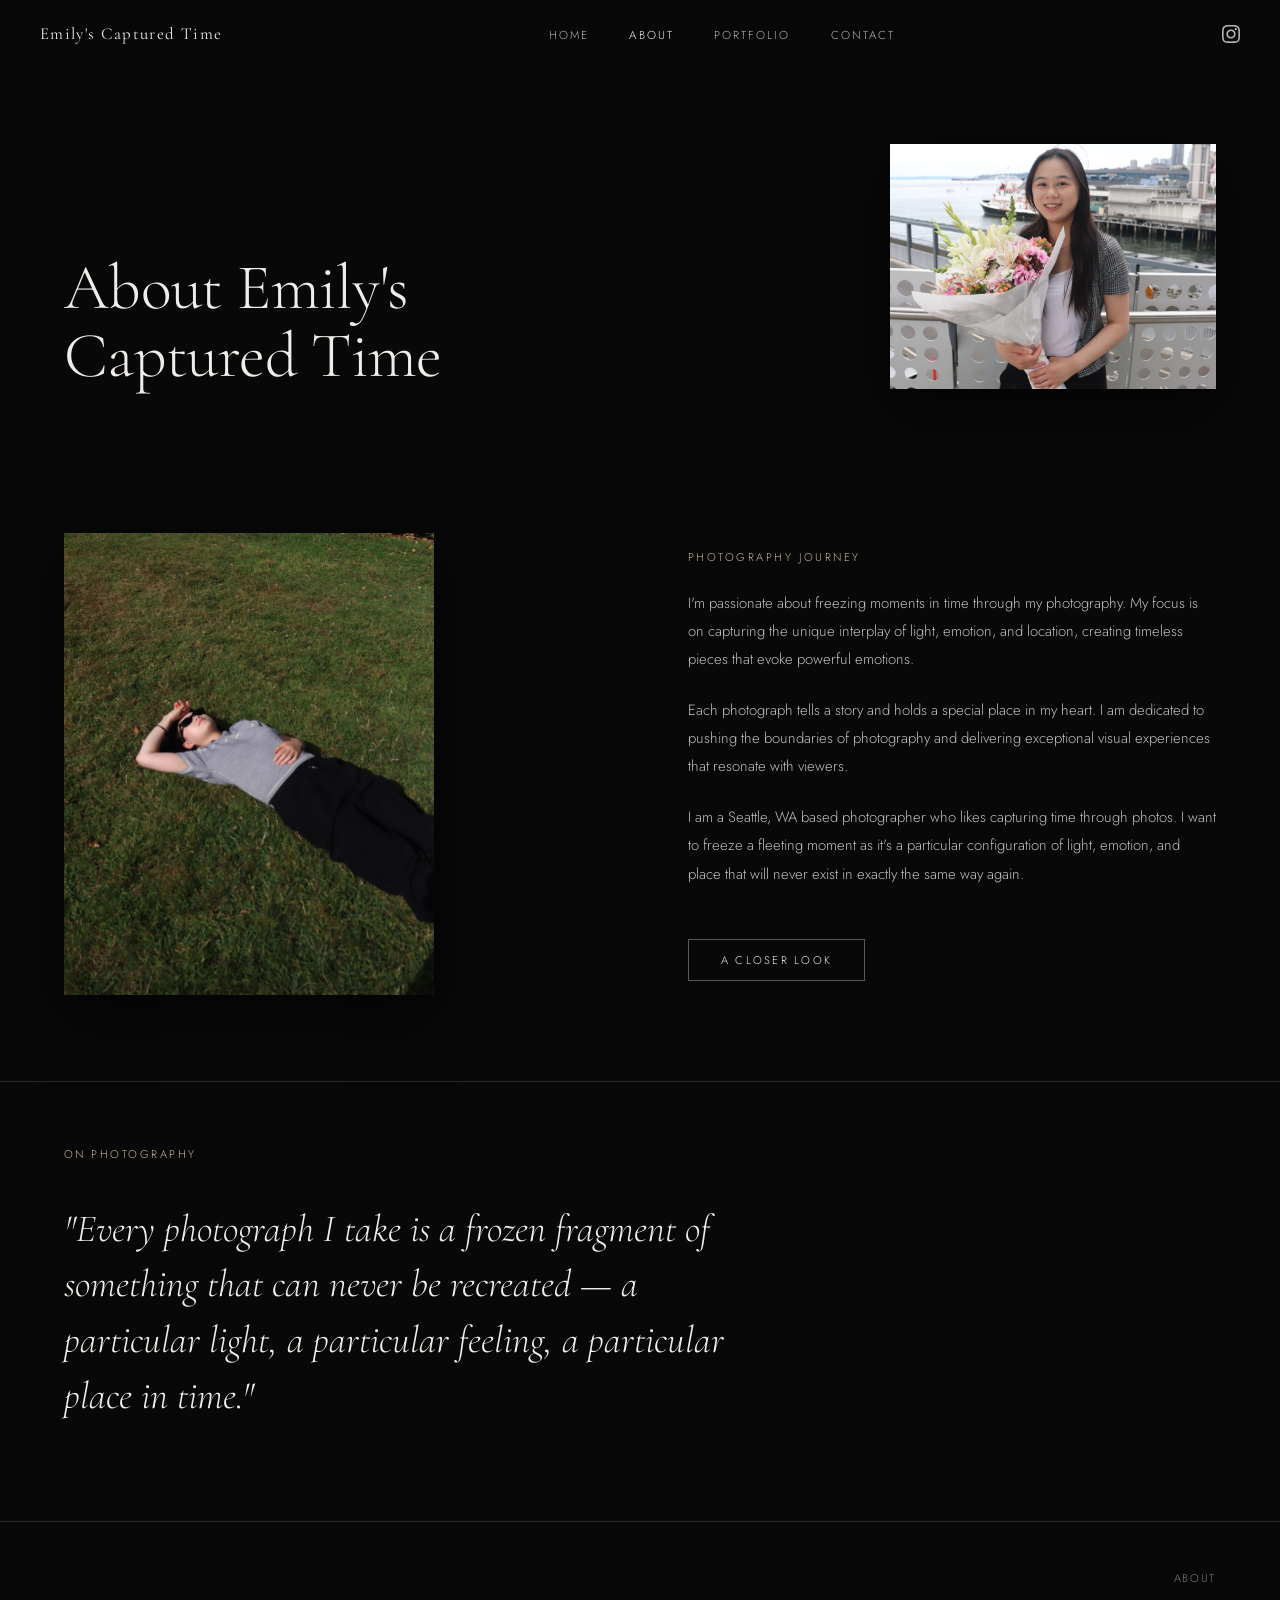
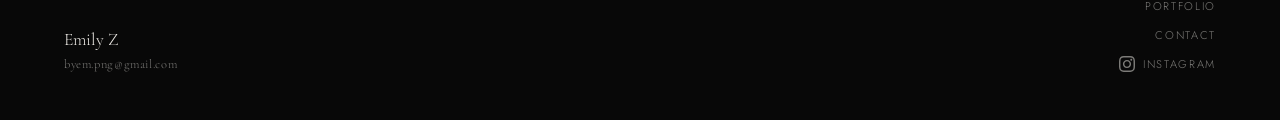
<file: about.html>
<!DOCTYPE html>
<html lang="en">
<head>
  <meta charset="UTF-8">
  <meta name="viewport" content="width=device-width, initial-scale=1.0">
  <title>About — Emily's Captured Time</title>
  <link rel="preconnect" href="https://fonts.googleapis.com">
  <link rel="preconnect" href="https://fonts.gstatic.com" crossorigin>
  <link href="https://fonts.googleapis.com/css2?family=Cormorant+Garamond:ital,wght@0,300;0,400;0,600;1,300&family=Jost:wght@200;300;400&display=swap" rel="stylesheet">
  <style>
    *, *::before, *::after { box-sizing: border-box; margin: 0; padding: 0; }

    :root {
      --black: #080808;
      --white: #f0ede8;
      --accent: #c8b89a;
      --grey: #6b6b6b;
      --light-grey: #2a2a2a;
    }

    html { scroll-behavior: smooth; }

    body {
      background: var(--black);
      color: var(--white);
      font-family: 'Jost', sans-serif;
      font-weight: 300;
      overflow-x: hidden;
    }

    /* ── NAV ── */
    nav {
      position: fixed;
      top: 0; left: 0; right: 0;
      z-index: 100;
      display: flex;
      align-items: center;
      justify-content: space-between;
      padding: 1.4rem 2.5rem;
      background: linear-gradient(to bottom, rgba(8,8,8,0.95), transparent);
    }

    .nav-logo {
      font-family: 'Cormorant Garamond', serif;
      font-size: 1.05rem;
      font-weight: 400;
      letter-spacing: 0.08em;
      color: var(--white);
      text-decoration: none;
    }

    .nav-links {
      display: flex;
      gap: 2.5rem;
      list-style: none;
    }

    .nav-links a {
      color: var(--white);
      text-decoration: none;
      font-size: 0.72rem;
      letter-spacing: 0.18em;
      text-transform: uppercase;
      opacity: 0.75;
      transition: opacity 0.2s;
    }
    .nav-links a:hover, .nav-links a.active { opacity: 1; }

    .nav-instagram {
      display: flex;
      align-items: center;
      gap: 0.5rem;
      color: var(--white);
      text-decoration: none;
      opacity: 0.75;
      transition: opacity 0.2s;
    }
    .nav-instagram:hover { opacity: 1; }
    .nav-instagram svg { width: 18px; height: 18px; fill: var(--white); }

    .hamburger {
      display: none;
      flex-direction: column;
      gap: 5px;
      cursor: pointer;
      background: none;
      border: none;
      padding: 4px;
    }
    .hamburger span {
      display: block;
      width: 22px;
      height: 1px;
      background: var(--white);
    }

    .mobile-menu {
      display: none;
      position: fixed;
      inset: 0;
      background: rgba(8,8,8,0.97);
      z-index: 99;
      flex-direction: column;
      align-items: center;
      justify-content: center;
      gap: 2.5rem;
    }
    .mobile-menu.open { display: flex; }
    .mobile-menu a {
      color: var(--white);
      text-decoration: none;
      font-family: 'Cormorant Garamond', serif;
      font-size: 2.2rem;
      font-weight: 300;
    }
    .mobile-menu-close {
      position: absolute;
      top: 1.5rem; right: 2rem;
      background: none; border: none;
      color: var(--white);
      font-size: 1.8rem;
      cursor: pointer;
    }

    /* ── PAGE HEADER ── */
    .page-header {
      padding: 9rem 4rem 4rem;
      display: grid;
      grid-template-columns: 1fr 1fr;
      align-items: end;
      gap: 4rem;
    }

    .page-title {
      font-family: 'Cormorant Garamond', serif;
      font-size: clamp(2.4rem, 5vw, 4.5rem);
      font-weight: 300;
      line-height: 1.05;
      letter-spacing: -0.01em;
    }

    .page-header-image {
      width: 60%;
      aspect-ratio: 4/3;
      object-fit: cover;
      justify-self: end;
      box-shadow: 0 20px 60px rgba(0,0,0,0.6);
    }

    /* ── ABOUT BODY ── */
    .about-body {
      display: grid;
      grid-template-columns: 1fr 1fr;
      padding: 5rem 4rem;
      gap: 6rem;
      align-items: start;
    }

    .about-photo {
      width: 70%;
      aspect-ratio: 2/2.5;
      object-fit: cover;
      object-position: center bottom;
      box-shadow: 0 20px 60px rgba(0,0,0,0.6);
    }

    .about-text-column {
      padding-top: 1rem;
    }

    .about-label {
      font-size: 0.7rem;
      letter-spacing: 0.22em;
      text-transform: uppercase;
      color: var(--accent);
      margin-bottom: 1.5rem;
      display: block;
    }

    .about-text {
      font-size: 0.93rem;
      line-height: 1.9;
      color: rgba(240,237,232,0.8);
    }

    .about-text p { margin-bottom: 1.4rem; }

    .btn {
      display: inline-block;
      margin-top: 1.8rem;
      padding: 0.75rem 2rem;
      border: 1px solid rgba(240,237,232,0.35);
      color: var(--white);
      text-decoration: none;
      font-size: 0.7rem;
      letter-spacing: 0.2em;
      text-transform: uppercase;
      transition: all 0.3s;
      background: transparent;
    }
    .btn:hover {
      background: var(--white);
      color: var(--black);
      border-color: var(--white);
    }

    /* ── PHILOSOPHY ── */
    .philosophy {
      padding: 4rem 4rem 6rem;
      border-top: 1px solid var(--light-grey);
    }

    .philosophy-label {
      font-size: 0.7rem;
      letter-spacing: 0.22em;
      text-transform: uppercase;
      color: var(--accent);
      margin-bottom: 2.5rem;
    }

    .philosophy-quote {
      font-family: 'Cormorant Garamond', serif;
      font-size: clamp(1.6rem, 3vw, 2.6rem);
      font-weight: 300;
      font-style: italic;
      line-height: 1.45;
      color: var(--white);
      max-width: 700px;
    }

    /* ── FOOTER ── */
    footer {
      padding: 3rem 4rem;
      display: flex;
      justify-content: space-between;
      align-items: flex-end;
      border-top: 1px solid var(--light-grey);
    }

    .footer-left {
      font-family: 'Cormorant Garamond', serif;
      font-size: 1.1rem;
      font-weight: 300;
    }
    .footer-email {
      color: rgba(240,237,232,0.5);
      font-size: 0.78rem;
      letter-spacing: 0.05em;
      margin-top: 0.4rem;
    }
    .footer-links {
      display: flex;
      flex-direction: column;
      align-items: flex-end;
      gap: 0.8rem;
    }
    .footer-links a {
      color: rgba(240,237,232,0.5);
      text-decoration: none;
      font-size: 0.7rem;
      letter-spacing: 0.15em;
      text-transform: uppercase;
      transition: color 0.2s;
    }
    .footer-links a:hover { color: var(--white); }
    .footer-instagram {
      display: flex;
      align-items: center;
      gap: 0.5rem;
    }
    .footer-instagram svg { width: 16px; height: 16px; fill: rgba(240,237,232,0.5); transition: fill 0.2s; }
    .footer-instagram:hover svg { fill: var(--white); }

    /* ── FADE IN ── */
    .fade-in {
      opacity: 0;
      transform: translateY(20px);
      animation: fadeUp 0.8s ease forwards;
    }
    @keyframes fadeUp { to { opacity: 1; transform: translateY(0); } }
    .fade-in:nth-child(2) { animation-delay: 0.15s; }
    .fade-in:nth-child(3) { animation-delay: 0.3s; }

    /* ── RESPONSIVE ── */
    @media (max-width: 768px) {
      nav { padding: 1.2rem 1.5rem; }
      .nav-links, .nav-instagram { display: none; }
      .hamburger { display: flex; }

      .page-header {
        grid-template-columns: 1fr;
        padding: 7rem 1.5rem 2rem;
        gap: 2rem;
      }
      .page-header-image { width: 65%; justify-self: end; }

      .about-body {
        grid-template-columns: 1fr;
        padding: 3rem 1.5rem;
        gap: 3rem;
      }
      .about-photo { width: 60%; }

      .philosophy { padding: 3rem 1.5rem 4rem; }

      footer {
        flex-direction: column;
        gap: 1.5rem;
        padding: 2rem 1.5rem;
      }
      .footer-links { align-items: flex-start; }
    }
  </style>
</head>
<body>

  <!-- NAV -->
  <nav>
    <a href="index.html" class="nav-logo">Emily's Captured Time</a>
    <ul class="nav-links">
      <li><a href="index.html">Home</a></li>
      <li><a href="about.html" class="active">About</a></li>
      <li><a href="portfolio.html">Portfolio</a></li>
      <li><a href="contact.html">Contact</a></li>
    </ul>
    <a href="https://www.instagram.com/" target="_blank" class="nav-instagram">
      <svg viewBox="0 0 24 24" xmlns="http://www.w3.org/2000/svg">
        <path d="M12 2.163c3.204 0 3.584.012 4.85.07 3.252.148 4.771 1.691 4.919 4.919.058 1.265.069 1.645.069 4.849 0 3.205-.012 3.584-.069 4.849-.149 3.225-1.664 4.771-4.919 4.919-1.266.058-1.644.07-4.85.07-3.204 0-3.584-.012-4.849-.07-3.26-.149-4.771-1.699-4.919-4.92-.058-1.265-.07-1.644-.07-4.849 0-3.204.013-3.583.07-4.849.149-3.227 1.664-4.771 4.919-4.919 1.266-.057 1.645-.069 4.849-.069zm0-2.163c-3.259 0-3.667.014-4.947.072-4.358.2-6.78 2.618-6.98 6.98-.059 1.281-.073 1.689-.073 4.948 0 3.259.014 3.668.072 4.948.2 4.358 2.618 6.78 6.98 6.98 1.281.058 1.689.072 4.948.072 3.259 0 3.668-.014 4.948-.072 4.354-.2 6.782-2.618 6.979-6.98.059-1.28.073-1.689.073-4.948 0-3.259-.014-3.667-.072-4.947-.196-4.354-2.617-6.78-6.979-6.98-1.281-.059-1.69-.073-4.949-.073zm0 5.838c-3.403 0-6.162 2.759-6.162 6.162s2.759 6.163 6.162 6.163 6.162-2.759 6.162-6.163c0-3.403-2.759-6.162-6.162-6.162zm0 10.162c-2.209 0-4-1.79-4-4 0-2.209 1.791-4 4-4s4 1.791 4 4c0 2.21-1.791 4-4 4zm6.406-11.845c-.796 0-1.441.645-1.441 1.44s.645 1.44 1.441 1.44c.795 0 1.439-.645 1.439-1.44s-.644-1.44-1.439-1.44z"/>
      </svg>
    </a>
    <button class="hamburger" onclick="document.querySelector('.mobile-menu').classList.add('open')" aria-label="Open menu">
      <span></span><span></span><span></span>
    </button>
  </nav>

  <!-- MOBILE MENU -->
  <div class="mobile-menu">
    <button class="mobile-menu-close" onclick="document.querySelector('.mobile-menu').classList.remove('open')">&times;</button>
    <a href="index.html" onclick="document.querySelector('.mobile-menu').classList.remove('open')">Home</a>
    <a href="about.html" onclick="document.querySelector('.mobile-menu').classList.remove('open')">About</a>
    <a href="portfolio.html" onclick="document.querySelector('.mobile-menu').classList.remove('open')">Portfolio</a>
    <a href="contact.html" onclick="document.querySelector('.mobile-menu').classList.remove('open')">Contact</a>
  </div>

  <!-- PAGE HEADER -->
  <header class="page-header">
    <h1 class="page-title fade-in">About Emily's<br>Captured Time</h1>
    <img
      class="page-header-image fade-in"
      src="images/fluff8.JPG"
      alt="emily mirror selfie"
    >
  </header>

  <!-- ABOUT BODY -->
  <section class="about-body">
    <div>
      <img
        class="about-photo"
        src="images/fluff1.JPG"
        alt="Emily lying on grass"
      >
    </div>
    <div class="about-text-column">
      <span class="about-label">Photography Journey</span>
      <div class="about-text">
        <p>I'm passionate about freezing moments in time through my photography. My focus is on capturing the unique interplay of light, emotion, and location, creating timeless pieces that evoke powerful emotions.</p>
        <p>Each photograph tells a story and holds a special place in my heart. I am dedicated to pushing the boundaries of photography and delivering exceptional visual experiences that resonate with viewers.</p>
        <p>I am a Seattle, WA based photographer who likes capturing time through photos. I want to freeze a fleeting moment as it's a particular configuration of light, emotion, and place that will never exist in exactly the same way again.</p>
      </div>
      <a href="portfolio.html" class="btn">a closer look</a>
    </div>
  </section>

  <!-- PHILOSOPHY -->
  <div class="philosophy">
    <p class="philosophy-label">On Photography</p>
    <blockquote class="philosophy-quote">
      "Every photograph I take is a frozen fragment of something that can never be recreated — a particular light, a particular feeling, a particular place in time."
    </blockquote>
  </div>

  <!-- FOOTER -->
  <footer>
    <div class="footer-left">
      Emily Z
      <div class="footer-email">byem.png@gmail.com</div>
    </div>
    <div class="footer-links">
      <a href="about.html">About</a>
      <a href="portfolio.html">Portfolio</a>
      <a href="contact.html">Contact</a>
      <a href="https://www.instagram.com/" target="_blank" class="footer-instagram">
        <svg viewBox="0 0 24 24" xmlns="http://www.w3.org/2000/svg">
          <path d="M12 2.163c3.204 0 3.584.012 4.85.07 3.252.148 4.771 1.691 4.919 4.919.058 1.265.069 1.645.069 4.849 0 3.205-.012 3.584-.069 4.849-.149 3.225-1.664 4.771-4.919 4.919-1.266.058-1.644.07-4.85.07-3.204 0-3.584-.012-4.849-.07-3.26-.149-4.771-1.699-4.919-4.92-.058-1.265-.07-1.644-.07-4.849 0-3.204.013-3.583.07-4.849.149-3.227 1.664-4.771 4.919-4.919 1.266-.057 1.645-.069 4.849-.069zm0-2.163c-3.259 0-3.667.014-4.947.072-4.358.2-6.78 2.618-6.98 6.98-.059 1.281-.073 1.689-.073 4.948 0 3.259.014 3.668.072 4.948.2 4.358 2.618 6.78 6.98 6.98 1.281.058 1.689.072 4.948.072 3.259 0 3.668-.014 4.948-.072 4.354-.2 6.782-2.618 6.979-6.98.059-1.28.073-1.689.073-4.948 0-3.259-.014-3.667-.072-4.947-.196-4.354-2.617-6.78-6.979-6.98-1.281-.059-1.69-.073-4.949-.073zm0 5.838c-3.403 0-6.162 2.759-6.162 6.162s2.759 6.163 6.162 6.163 6.162-2.759 6.162-6.163c0-3.403-2.759-6.162-6.162-6.162zm0 10.162c-2.209 0-4-1.79-4-4 0-2.209 1.791-4 4-4s4 1.791 4 4c0 2.21-1.791 4-4 4zm6.406-11.845c-.796 0-1.441.645-1.441 1.44s.645 1.44 1.441 1.44c.795 0 1.439-.645 1.439-1.44s-.644-1.44-1.439-1.44z"/>
        </svg>
        Instagram
      </a>
    </div>
  </footer>

</body>
</html>
</file>
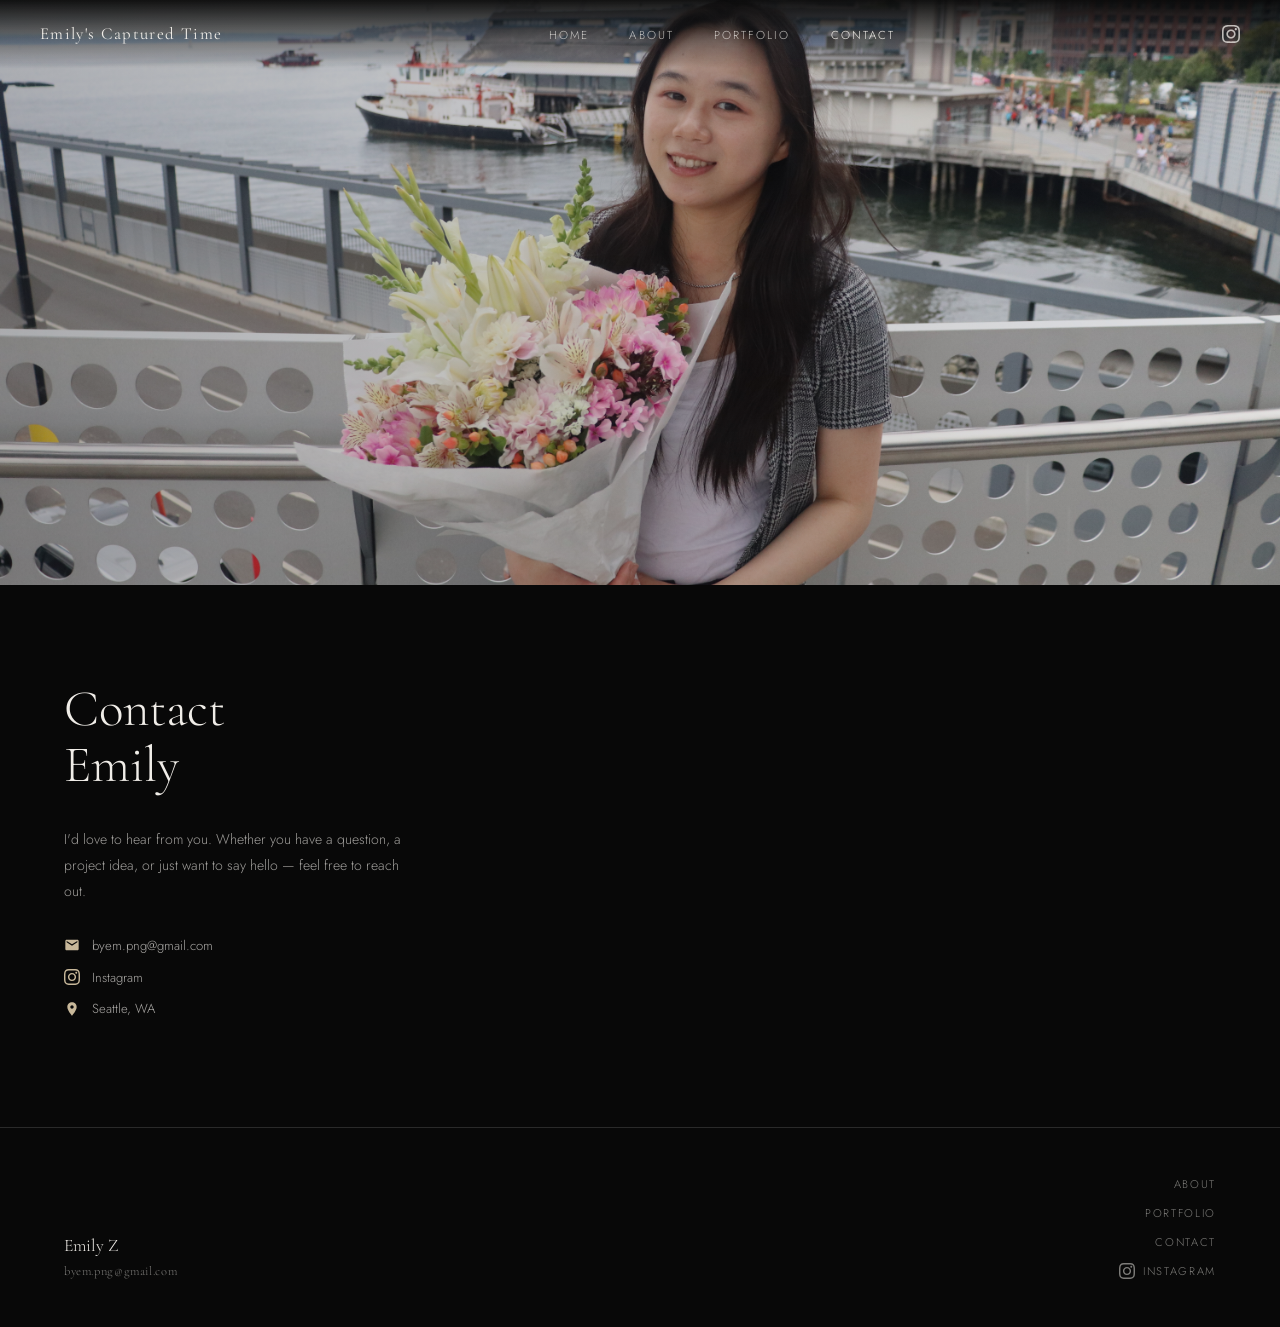
<file: contact.html>
<!DOCTYPE html>
<html lang="en">
<head>
  <meta charset="UTF-8">
  <meta name="viewport" content="width=device-width, initial-scale=1.0">
  <title>Contact — Emily's Captured Time</title>
  <link rel="preconnect" href="https://fonts.googleapis.com">
  <link rel="preconnect" href="https://fonts.gstatic.com" crossorigin>
  <link href="https://fonts.googleapis.com/css2?family=Cormorant+Garamond:ital,wght@0,300;0,400;0,600;1,300&family=Jost:wght@200;300;400&display=swap" rel="stylesheet">
  <style>
    *, *::before, *::after { box-sizing: border-box; margin: 0; padding: 0; }

    :root {
      --black: #080808;
      --white: #f0ede8;
      --accent: #c8b89a;
      --grey: #6b6b6b;
      --light-grey: #2a2a2a;
    }

    html { scroll-behavior: smooth; }

    body {
      background: var(--black);
      color: var(--white);
      font-family: 'Jost', sans-serif;
      font-weight: 300;
      overflow-x: hidden;
    }

    /* ── NAV ── */
    nav {
      position: fixed;
      top: 0; left: 0; right: 0;
      z-index: 100;
      display: flex;
      align-items: center;
      justify-content: space-between;
      padding: 1.4rem 2.5rem;
      background: linear-gradient(to bottom, rgba(8,8,8,0.95), transparent);
    }

    .nav-logo {
      font-family: 'Cormorant Garamond', serif;
      font-size: 1.05rem;
      font-weight: 400;
      letter-spacing: 0.08em;
      color: var(--white);
      text-decoration: none;
    }

    .nav-links {
      display: flex;
      gap: 2.5rem;
      list-style: none;
    }

    .nav-links a {
      color: var(--white);
      text-decoration: none;
      font-size: 0.72rem;
      letter-spacing: 0.18em;
      text-transform: uppercase;
      opacity: 0.75;
      transition: opacity 0.2s;
    }
    .nav-links a:hover, .nav-links a.active { opacity: 1; }

    .nav-instagram {
      display: flex;
      align-items: center;
      color: var(--white);
      text-decoration: none;
      opacity: 0.75;
      transition: opacity 0.2s;
    }
    .nav-instagram:hover { opacity: 1; }
    .nav-instagram svg { width: 18px; height: 18px; fill: var(--white); }

    .hamburger {
      display: none;
      flex-direction: column;
      gap: 5px;
      cursor: pointer;
      background: none;
      border: none;
      padding: 4px;
    }
    .hamburger span { display: block; width: 22px; height: 1px; background: var(--white); }

    .mobile-menu {
      display: none;
      position: fixed;
      inset: 0;
      background: rgba(8,8,8,0.97);
      z-index: 99;
      flex-direction: column;
      align-items: center;
      justify-content: center;
      gap: 2.5rem;
    }
    .mobile-menu.open { display: flex; }
    .mobile-menu a {
      color: var(--white);
      text-decoration: none;
      font-family: 'Cormorant Garamond', serif;
      font-size: 2.2rem;
      font-weight: 300;
    }
    .mobile-menu-close {
      position: absolute;
      top: 1.5rem; right: 2rem;
      background: none; border: none;
      color: var(--white);
      font-size: 1.8rem;
      cursor: pointer;
    }

    /* ── HERO WITH BG PHOTO ── */
    .contact-hero {
      position: relative;
      height: 65vh;
      min-height: 400px;
      overflow: hidden;
    }

    .contact-hero-bg {
      position: absolute;
      inset: 0;
      object-fit: cover;
      width: 100%;
      height: 100%;
      object-position: center 40%;
    }

    .contact-hero-overlay {
      position: absolute;
      inset: 0;
      background: linear-gradient(to right, rgba(8,8,8,0.3), rgba(8,8,8,0.1));
    }

    /* ── CONTACT SECTION ── */
    .contact-section {
      display: grid;
      grid-template-columns: 1fr 1fr;
      gap: 6rem;
      padding: 6rem 4rem;
      align-items: start;
    }

    .contact-info h1 {
      font-family: 'Cormorant Garamond', serif;
      font-size: clamp(2rem, 4vw, 3.5rem);
      font-weight: 300;
      line-height: 1.1;
      margin-bottom: 2rem;
    }

    .contact-info p {
      font-size: 0.88rem;
      line-height: 1.85;
      color: rgba(240,237,232,0.65);
      max-width: 360px;
      margin-bottom: 2rem;
    }

    .contact-detail {
      display: flex;
      align-items: center;
      gap: 0.75rem;
      margin-bottom: 0.8rem;
      font-size: 0.82rem;
      color: rgba(240,237,232,0.7);
    }

    .contact-detail a {
      color: rgba(240,237,232,0.7);
      text-decoration: none;
      transition: color 0.2s;
    }
    .contact-detail a:hover { color: var(--white); }

    .contact-detail svg {
      width: 16px;
      height: 16px;
      fill: var(--accent);
      flex-shrink: 0;
    }

    /* ── FORM ── */
    .contact-form {
      display: flex;
      flex-direction: column;
      gap: 1.5rem;
    }

    .form-title {
      font-family: 'Cormorant Garamond', serif;
      font-size: 1.6rem;
      font-weight: 400;
      margin-bottom: 0.5rem;
    }

    .form-group {
      display: flex;
      flex-direction: column;
      gap: 0.4rem;
    }

    .form-group label {
      font-size: 0.68rem;
      letter-spacing: 0.18em;
      text-transform: uppercase;
      color: rgba(240,237,232,0.5);
    }

    .form-group input,
    .form-group textarea,
    .form-group select {
      background: transparent;
      border: none;
      border-bottom: 1px solid rgba(240,237,232,0.2);
      color: var(--white);
      font-family: 'Jost', sans-serif;
      font-size: 0.9rem;
      font-weight: 300;
      padding: 0.6rem 0;
      outline: none;
      transition: border-color 0.2s;
      width: 100%;
    }

    .form-group input:focus,
    .form-group textarea:focus,
    .form-group select:focus {
      border-color: var(--accent);
    }

    .form-group input::placeholder,
    .form-group textarea::placeholder {
      color: rgba(240,237,232,0.25);
    }

    .form-group textarea {
      resize: vertical;
      min-height: 100px;
    }

    /* HIDE CONTACT FORM */
    .contact-form {
      display: none;
    }

    .form-group select option {
      background: #1a1a1a;
      color: var(--white);
    }

    .form-row {
      display: grid;
      grid-template-columns: 1fr 1fr;
      gap: 1.5rem;
    }

    .btn-submit {
      margin-top: 0.5rem;
      padding: 0.85rem 2.5rem;
      background: transparent;
      border: 1px solid rgba(240,237,232,0.35);
      color: var(--white);
      font-family: 'Jost', sans-serif;
      font-size: 0.7rem;
      letter-spacing: 0.2em;
      text-transform: uppercase;
      cursor: pointer;
      transition: all 0.3s;
      align-self: flex-start;
    }
    .btn-submit:hover {
      background: var(--white);
      color: var(--black);
      border-color: var(--white);
    }

    /* success message */
    .form-success {
      display: none;
      padding: 1.2rem;
      border: 1px solid rgba(200,184,154,0.4);
      color: var(--accent);
      font-size: 0.85rem;
      letter-spacing: 0.05em;
      text-align: center;
    }

    /* ── FOOTER ── */
    footer {
      padding: 3rem 4rem;
      display: flex;
      justify-content: space-between;
      align-items: flex-end;
      border-top: 1px solid var(--light-grey);
    }

    .footer-left {
      font-family: 'Cormorant Garamond', serif;
      font-size: 1.1rem;
      font-weight: 300;
    }
    .footer-email {
      color: rgba(240,237,232,0.5);
      font-size: 0.78rem;
      letter-spacing: 0.05em;
      margin-top: 0.4rem;
    }
    .footer-links {
      display: flex;
      flex-direction: column;
      align-items: flex-end;
      gap: 0.8rem;
    }
    .footer-links a {
      color: rgba(240,237,232,0.5);
      text-decoration: none;
      font-size: 0.7rem;
      letter-spacing: 0.15em;
      text-transform: uppercase;
      transition: color 0.2s;
    }
    .footer-links a:hover { color: var(--white); }
    .footer-instagram {
      display: flex;
      align-items: center;
      gap: 0.5rem;
    }
    .footer-instagram svg { width: 16px; height: 16px; fill: rgba(240,237,232,0.5); transition: fill 0.2s; }
    .footer-instagram:hover svg { fill: var(--white); }

    /* ── FADE IN ── */
    .fade-in {
      opacity: 0;
      transform: translateY(20px);
      animation: fadeUp 0.8s ease forwards;
    }
    @keyframes fadeUp { to { opacity: 1; transform: translateY(0); } }

    /* ── RESPONSIVE ── */
    @media (max-width: 768px) {
      nav { padding: 1.2rem 1.5rem; }
      .nav-links, .nav-instagram { display: none; }
      .hamburger { display: flex; }

      .contact-section {
        grid-template-columns: 1fr;
        padding: 4rem 1.5rem;
        gap: 3rem;
      }

      .form-row { grid-template-columns: 1fr; }

      footer {
        flex-direction: column;
        gap: 1.5rem;
        padding: 2rem 1.5rem;
      }
      .footer-links { align-items: flex-start; }
    }
  </style>
</head>
<body>

  <!-- NAV -->
  <nav>
    <a href="index.html" class="nav-logo">Emily's Captured Time</a>
    <ul class="nav-links">
      <li><a href="index.html">Home</a></li>
      <li><a href="about.html">About</a></li>
      <li><a href="portfolio.html">Portfolio</a></li>
      <li><a href="contact.html" class="active">Contact</a></li>
    </ul>
    <a href="https://www.instagram.com/" target="_blank" class="nav-instagram">
      <svg viewBox="0 0 24 24" xmlns="http://www.w3.org/2000/svg">
        <path d="M12 2.163c3.204 0 3.584.012 4.85.07 3.252.148 4.771 1.691 4.919 4.919.058 1.265.069 1.645.069 4.849 0 3.205-.012 3.584-.069 4.849-.149 3.225-1.664 4.771-4.919 4.919-1.266.058-1.644.07-4.85.07-3.204 0-3.584-.012-4.849-.07-3.26-.149-4.771-1.699-4.919-4.92-.058-1.265-.07-1.644-.07-4.849 0-3.204.013-3.583.07-4.849.149-3.227 1.664-4.771 4.919-4.919 1.266-.057 1.645-.069 4.849-.069zm0-2.163c-3.259 0-3.667.014-4.947.072-4.358.2-6.78 2.618-6.98 6.98-.059 1.281-.073 1.689-.073 4.948 0 3.259.014 3.668.072 4.948.2 4.358 2.618 6.78 6.98 6.98 1.281.058 1.689.072 4.948.072 3.259 0 3.668-.014 4.948-.072 4.354-.2 6.782-2.618 6.979-6.98.059-1.28.073-1.689.073-4.948 0-3.259-.014-3.667-.072-4.947-.196-4.354-2.617-6.78-6.979-6.98-1.281-.059-1.69-.073-4.949-.073zm0 5.838c-3.403 0-6.162 2.759-6.162 6.162s2.759 6.163 6.162 6.163 6.162-2.759 6.162-6.163c0-3.403-2.759-6.162-6.162-6.162zm0 10.162c-2.209 0-4-1.79-4-4 0-2.209 1.791-4 4-4s4 1.791 4 4c0 2.21-1.791 4-4 4zm6.406-11.845c-.796 0-1.441.645-1.441 1.44s.645 1.44 1.441 1.44c.795 0 1.439-.645 1.439-1.44s-.644-1.44-1.439-1.44z"/>
      </svg>
    </a>
    <button class="hamburger" onclick="document.querySelector('.mobile-menu').classList.add('open')" aria-label="Open menu">
      <span></span><span></span><span></span>
    </button>
  </nav>

  <!-- MOBILE MENU -->
  <div class="mobile-menu">
    <button class="mobile-menu-close" onclick="document.querySelector('.mobile-menu').classList.remove('open')">&times;</button>
    <a href="index.html" onclick="document.querySelector('.mobile-menu').classList.remove('open')">Home</a>
    <a href="about.html" onclick="document.querySelector('.mobile-menu').classList.remove('open')">About</a>
    <a href="portfolio.html" onclick="document.querySelector('.mobile-menu').classList.remove('open')">Portfolio</a>
    <a href="contact.html" onclick="document.querySelector('.mobile-menu').classList.remove('open')">Contact</a>
  </div>

  <!-- HERO -->
  <div class="contact-hero">
    <img
      class="contact-hero-bg"
      src="images/fluff9.JPG"
      alt="Photography background"
    >
    <div class="contact-hero-overlay"></div>
  </div>

  <!-- CONTACT SECTION -->
  <section class="contact-section">
    <div class="contact-info fade-in">
      <h1>Contact<br>Emily</h1>
      <p>I'd love to hear from you. Whether you have a question, a project idea, or just want to say hello — feel free to reach out.</p>
      <div class="contact-detail">
        <svg viewBox="0 0 24 24"><path d="M20 4H4c-1.1 0-2 .9-2 2v12c0 1.1.9 2 2 2h16c1.1 0 2-.9 2-2V6c0-1.1-.9-2-2-2zm0 4l-8 5-8-5V6l8 5 8-5v2z"/></svg>
        <a href="mailto:byem.png@gmail.com">byem.png@gmail.com</a>
      </div>
      <div class="contact-detail">
        <svg viewBox="0 0 24 24"><path d="M12 2.163c3.204 0 3.584.012 4.85.07 3.252.148 4.771 1.691 4.919 4.919.058 1.265.069 1.645.069 4.849 0 3.205-.012 3.584-.069 4.849-.149 3.225-1.664 4.771-4.919 4.919-1.266.058-1.644.07-4.85.07-3.204 0-3.584-.012-4.849-.07-3.26-.149-4.771-1.699-4.919-4.92-.058-1.265-.07-1.644-.07-4.849 0-3.204.013-3.583.07-4.849.149-3.227 1.664-4.771 4.919-4.919 1.266-.057 1.645-.069 4.849-.069zm0-2.163c-3.259 0-3.667.014-4.947.072-4.358.2-6.78 2.618-6.98 6.98-.059 1.281-.073 1.689-.073 4.948 0 3.259.014 3.668.072 4.948.2 4.358 2.618 6.78 6.98 6.98 1.281.058 1.689.072 4.948.072 3.259 0 3.668-.014 4.948-.072 4.354-.2 6.782-2.618 6.979-6.98.059-1.28.073-1.689.073-4.948 0-3.259-.014-3.667-.072-4.947-.196-4.354-2.617-6.78-6.979-6.98-1.281-.059-1.69-.073-4.949-.073zm0 5.838c-3.403 0-6.162 2.759-6.162 6.162s2.759 6.163 6.162 6.163 6.162-2.759 6.162-6.163c0-3.403-2.759-6.162-6.162-6.162zm0 10.162c-2.209 0-4-1.79-4-4 0-2.209 1.791-4 4-4s4 1.791 4 4c0 2.21-1.791 4-4 4zm6.406-11.845c-.796 0-1.441.645-1.441 1.44s.645 1.44 1.441 1.44c.795 0 1.439-.645 1.439-1.44s-.644-1.44-1.439-1.44z"/></svg>
        <a href="https://www.instagram.com/" target="_blank">Instagram</a>
      </div>
      <div class="contact-detail">
        <svg viewBox="0 0 24 24"><path d="M12 2C8.13 2 5 5.13 5 9c0 5.25 7 13 7 13s7-7.75 7-13c0-3.87-3.13-7-7-7zm0 9.5c-1.38 0-2.5-1.12-2.5-2.5s1.12-2.5 2.5-2.5 2.5 1.12 2.5 2.5-1.12 2.5-2.5 2.5z"/></svg>
        Seattle, WA
      </div>
    </div>

    <div class="contact-form fade-in">
      <div class="form-title">Send a Message</div>

      <div class="form-group">
        <label for="name">Name *</label>
        <input type="text" id="name" name="name" placeholder="Your name" required>
      </div>

      <div class="form-group">
        <label for="email">Email *</label>
        <input type="email" id="email" name="email" placeholder="your@email.com" required>
      </div>

      <div class="form-group">
        <label for="phone">Phone</label>
        <input type="tel" id="phone" name="phone" placeholder="(optional)">
      </div>

      <div class="form-group">
        <label for="inquiry">Inquiry *</label>
        <textarea id="inquiry" name="inquiry" placeholder="Tell me what's on your mind..." required></textarea>
      </div>

      <button type="submit" class="btn-submit">
      <div class="form-success" id="formSuccess">Thank you! I'll be in touch soon.</div>
    </div>
  </section>

  <!-- FOOTER -->
  <footer>
    <div class="footer-left">
      Emily Z
      <div class="footer-email">byem.png@gmail.com</div>
    </div>
    <div class="footer-links">
      <a href="about.html">About</a>
      <a href="portfolio.html">Portfolio</a>
      <a href="contact.html">Contact</a>
      <a href="https://www.instagram.com/" target="_blank" class="footer-instagram">
        <svg viewBox="0 0 24 24" xmlns="http://www.w3.org/2000/svg">
          <path d="M12 2.163c3.204 0 3.584.012 4.85.07 3.252.148 4.771 1.691 4.919 4.919.058 1.265.069 1.645.069 4.849 0 3.205-.012 3.584-.069 4.849-.149 3.225-1.664 4.771-4.919 4.919-1.266.058-1.644.07-4.85.07-3.204 0-3.584-.012-4.849-.07-3.26-.149-4.771-1.699-4.919-4.92-.058-1.265-.07-1.644-.07-4.849 0-3.204.013-3.583.07-4.849.149-3.227 1.664-4.771 4.919-4.919 1.266-.057 1.645-.069 4.849-.069zm0-2.163c-3.259 0-3.667.014-4.947.072-4.358.2-6.78 2.618-6.98 6.98-.059 1.281-.073 1.689-.073 4.948 0 3.259.014 3.668.072 4.948.2 4.358 2.618 6.78 6.98 6.98 1.281.058 1.689.072 4.948.072 3.259 0 3.668-.014 4.948-.072 4.354-.2 6.782-2.618 6.979-6.98.059-1.28.073-1.689.073-4.948 0-3.259-.014-3.667-.072-4.947-.196-4.354-2.617-6.78-6.979-6.98-1.281-.059-1.69-.073-4.949-.073zm0 5.838c-3.403 0-6.162 2.759-6.162 6.162s2.759 6.163 6.162 6.163 6.162-2.759 6.162-6.163c0-3.403-2.759-6.162-6.162-6.162zm0 10.162c-2.209 0-4-1.79-4-4 0-2.209 1.791-4 4-4s4 1.791 4 4c0 2.21-1.791 4-4 4zm6.406-11.845c-.796 0-1.441.645-1.441 1.44s.645 1.44 1.441 1.44c.795 0 1.439-.645 1.439-1.44s-.644-1.44-1.439-1.44z"/>
        </svg>
        Instagram
      </a>
    </div>
  </footer>

  <script>
    function handleSubmit() {
      const name = document.getElementById('name').value;
      const email = document.getElementById('email').value;
      const inquiry = document.getElementById('inquiry').value;
      if (!name || !email || !inquiry) {
        alert('Please fill in all required fields.');
        return;
      }
      document.getElementById('formSuccess').style.display = 'block';
      document.querySelector('.btn-submit').style.display = 'none';
    }
  </script>

</body>
</html>
</file>
